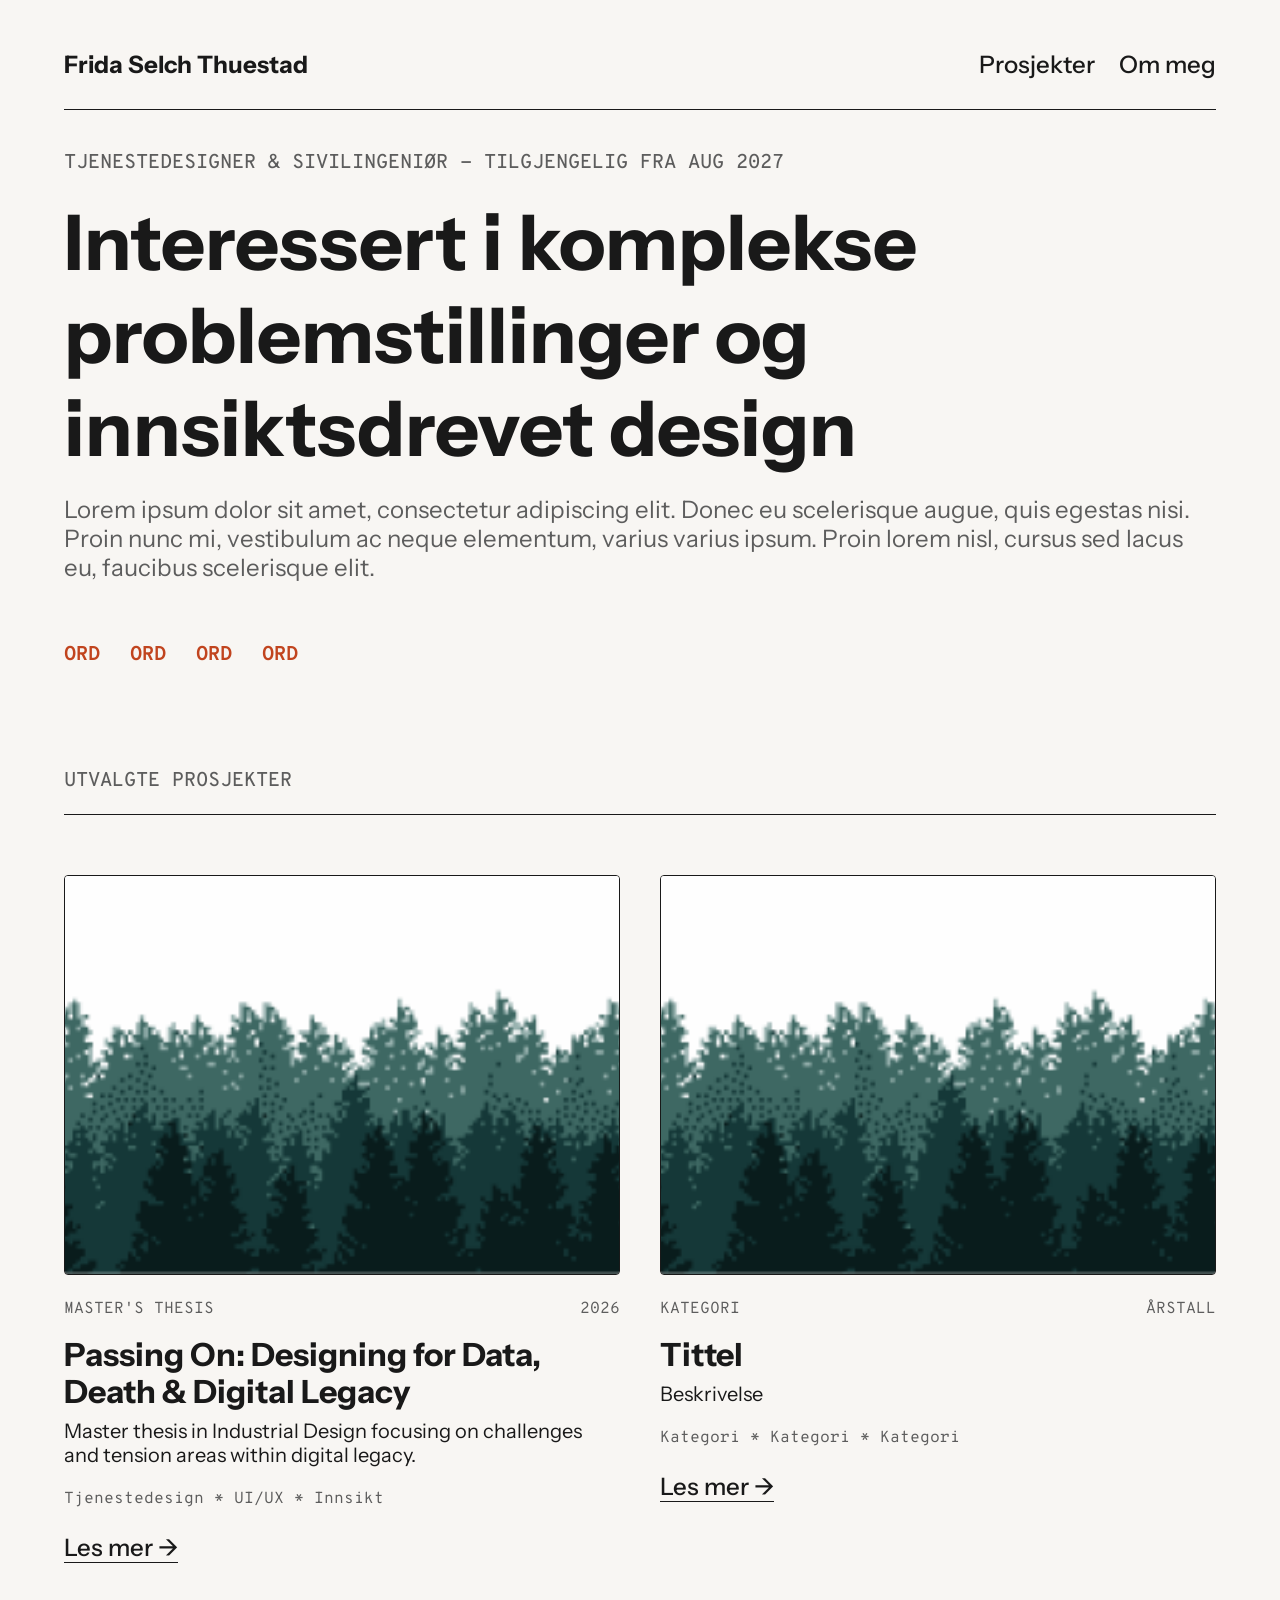
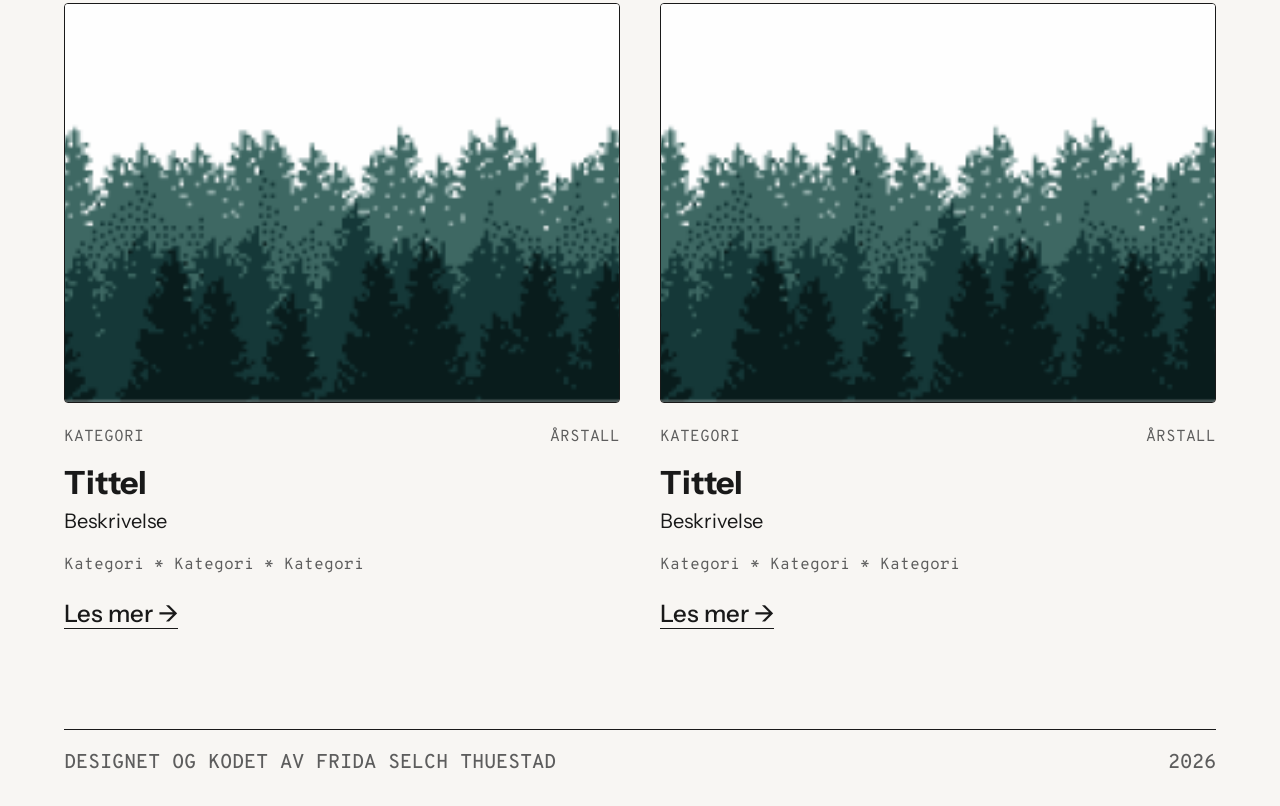
<file: index.html>
<head>
    <title>Frida Selch Thuestad</title>
    <link rel="stylesheet" href="/assets/styles/style.css">
</head>

<body>

    <div class="navBar">
        <div class="navBarFirst">
            <p>Frida Selch Thuestad</p>
        </div>
        <div class="navBarSecond">
            <a href="/index.html">Prosjekter</a>
            <a href="/aboutMe.html">Om meg</a>
        </div>
    </div>

    <div class="mainContainer">

        <div class="titleContainer">
            <h3>TJENESTEDESIGNER & SIVILINGENIØR - TILGJENGELIG FRA AUG 2027</h3> <!-- DESIGNER OG SIV.ING. MED MASTERGRAD I INDUSTRIELL DESIGN FRA NTNU -->
            <h1>Interessert i komplekse problemstillinger og innsiktsdrevet design</h1>
            <p>Lorem ipsum dolor sit amet, consectetur adipiscing elit. Donec eu scelerisque augue, quis egestas nisi. Proin nunc mi, vestibulum ac neque elementum, varius varius ipsum. Proin lorem nisl, cursus sed lacus eu, faucibus scelerisque elit. </p>
            <div class="wordWrapper">
                <h3>ORD</h3><h3>ORD</h3><h3>ORD</h3><h3>ORD</h3>
            </div>
        </div>

        <div class="projectsPreviewContainer">

            <div class="projectsPreviewTitle">
                <h3>UTVALGTE PROSJEKTER</h3>
                <!-- <a href="/projects.html">SE ALLE -></a> -->
            </div>

            <div class="projectsPreviewInner">

                <div class="projectCard">
                    <div class="projectCardImg">
                        <img src="/assets/img/Master.png">
                    </div>
                    <div class="projectCardBody">
                        <div class="projectCardCategories">
                            <div class="details">MASTER'S THESIS</div>
                            <div class="details">2026</div>
                        </div>
                        <div class="projectCardTitle">Passing On: Designing for Data, Death & Digital Legacy</div>
                        <div class="description">Master thesis in Industrial Design focusing on challenges and tension areas within digital legacy.</div>
                        <div class="details">Tjenestedesign * UI/UX * Innsikt</div>
                        <a href="/pages/master.html" class="lesMer">Les mer -></a>
                    </div>
                </div>

                <div class="projectCard">
                    <div class="projectCardImg">
                        <img src="/assets/img/Master.png">
                    </div>
                    <div class="projectCardBody">
                        <div class="projectCardCategories">
                            <div class="details">KATEGORI</div>
                            <div class="details">ÅRSTALL</div>
                        </div>
                        <div class="projectCardTitle">Tittel</div>
                        <div class="description">Beskrivelse</div>
                        <div class="details">Kategori * Kategori * Kategori</div>
                        <a href="/pages/master.html" class="lesMer">Les mer -></a>
                    </div>
                </div>

                                <div class="projectCard">
                    <div class="projectCardImg">
                        <img src="/assets/img/Master.png">
                    </div>
                    <div class="projectCardBody">
                        <div class="projectCardCategories">
                            <div class="details">KATEGORI</div>
                            <div class="details">ÅRSTALL</div>
                        </div>
                        <div class="projectCardTitle">Tittel</div>
                        <div class="description">Beskrivelse</div>
                        <div class="details">Kategori * Kategori * Kategori</div>
                        <a href="/pages/master.html" class="lesMer">Les mer -></a>
                    </div>
                </div>

                                <div class="projectCard">
                    <div class="projectCardImg">
                        <img src="/assets/img/Master.png">
                    </div>
                    <div class="projectCardBody">
                        <div class="projectCardCategories">
                            <div class="details">KATEGORI</div>
                            <div class="details">ÅRSTALL</div>
                        </div>
                        <div class="projectCardTitle">Tittel</div>
                        <div class="description">Beskrivelse</div>
                        <div class="details">Kategori * Kategori * Kategori</div>
                        <a href="/pages/master.html" class="lesMer">Les mer -></a>
                    </div>
                </div>

            </div>
        </div>

    </div>

    <footer>
        <div class="underline"></div>
        <div class="footerContainer">
            <h3>DESIGNET OG KODET AV FRIDA SELCH THUESTAD</h3>
            <h3>2026</h3>
        </div>
    </footer>

</body>
</file>
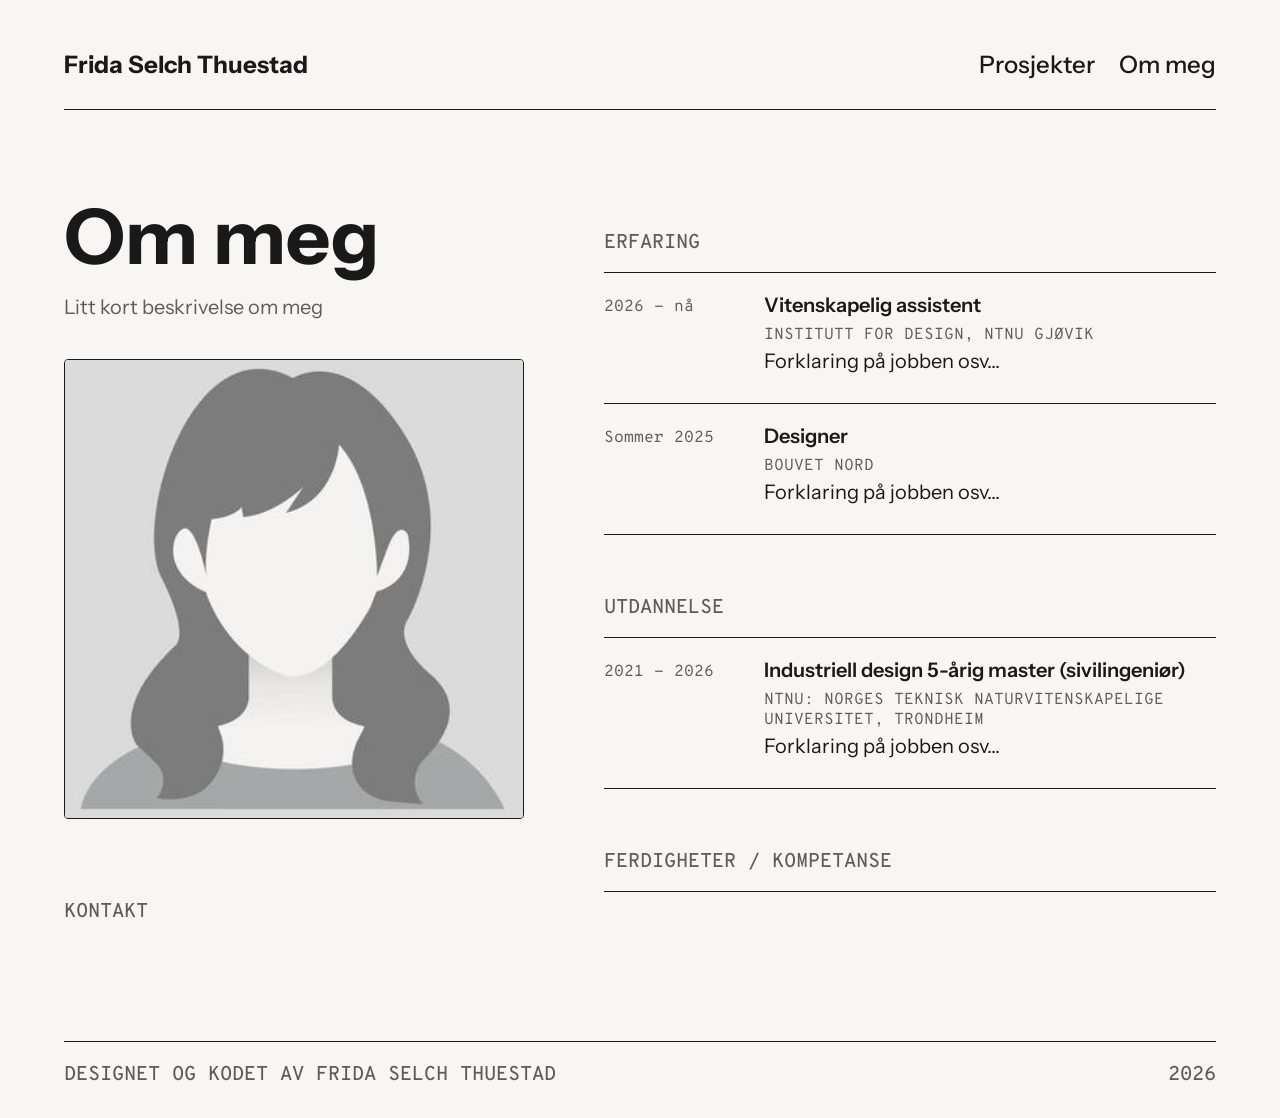
<file: aboutMe.html>
<head>
    <title>Frida Selch Thuestad</title>
    <link rel="stylesheet" href="/assets/styles/style.css">
</head>

<body>

    <div class="navBar">
        <div class="navBarFirst">
            <p>Frida Selch Thuestad</p>
        </div>
        <div class="navBarSecond">
            <a href="/index.html">Prosjekter</a>
            <a href="/aboutMe.html">Om meg</a>
        </div>
    </div>

    <div class="aboutContainer">

        <div class="aboutContainerFirst">
            <h1>Om meg</h1>
            <p>Litt kort beskrivelse om meg</p>
            <div class="aboutImg">
                <img src="/assets/img/placeholder-avatar-female-person-default-woman-avatar-image-gray-profile-anonymous-face-picture-illustration-isolated-on-white-vector.jpg">
            </div>

            <div class="aboutWrapper">
                <h3>KONTAKT</h3>
                <!-- <div class="underline"></div> -->
            </div>
            
        </div>

        <div class="aboutContainerSecond">

            <div class="aboutWrapper">
                <h3>ERFARING</h3>
                <div class="underline"></div>

                <div class="erfaringsKort">
                        <div class="details">2026 - nå</div> 
                    <div class="erfaringsKortBody">
                        <h4>Vitenskapelig assistent</h4>
                        <div class="details">INSTITUTT FOR DESIGN, NTNU GJØVIK</div>
                        <div class="description">Forklaring på jobben osv...</div>
                    </div>
                </div>

                <div class="erfaringsKort">
                        <div class="details">Sommer 2025</div> 
                    <div class="erfaringsKortBody">
                        <h4>Designer</h4>
                        <div class="details">BOUVET NORD</div>
                        <div class="description">Forklaring på jobben osv...</div>
                    </div>
                </div>
            </div>

            <div class="aboutWrapper">
                <h3>UTDANNELSE</h3>
                <div class="underline"></div>
                <div class="erfaringsKort">
                        <div class="details">2021 - 2026</div> 
                    <div class="erfaringsKortBody">
                        <h4>Industriell design 5-årig master (sivilingeniør)</h4>
                        <div class="details">NTNU: NORGES TEKNISK NATURVITENSKAPELIGE UNIVERSITET, TRONDHEIM</div>
                        <div class="description">Forklaring på jobben osv...</div>
                    </div>
                </div>
            </div>

            <div class="aboutWrapper">
                <h3>FERDIGHETER / KOMPETANSE</h3>
                <div class="underline"></div>
            </div>
        </div>
    </div>

    <footer>
        <div class="underline"></div>
        <div class="footerContainer">
            <h3>DESIGNET OG KODET AV FRIDA SELCH THUESTAD</h3>
            <h3>2026</h3>
        </div>
    </footer>

</body>
</file>
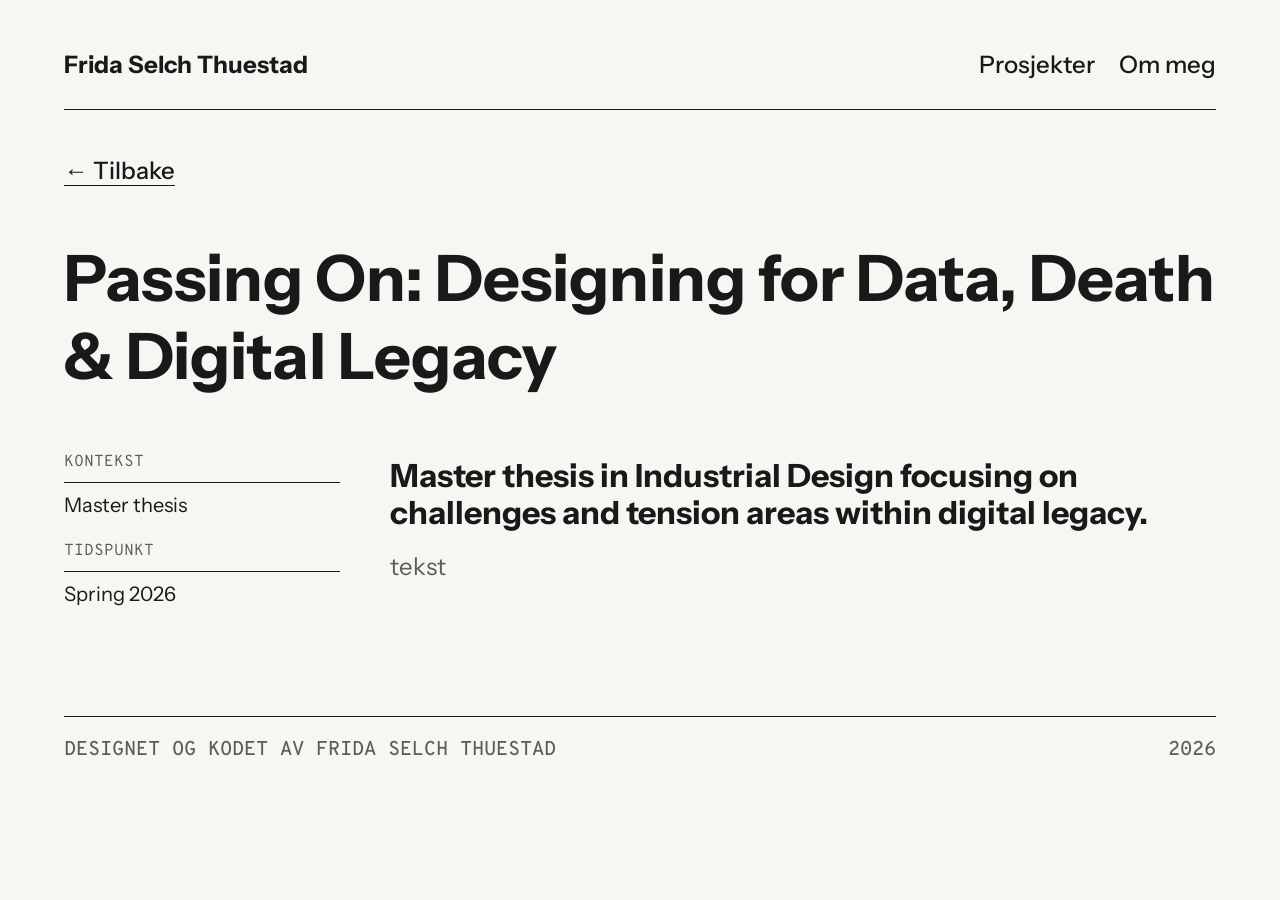
<file: pages/master.html>
<head>
    <title>Frida Selch Thuestad</title>
    <link rel="stylesheet" href="/assets/styles/style.css">
</head>

<body>
    <div class="navBar">
        <div class="navBarFirst">
            <p>Frida Selch Thuestad</p>
        </div>
        <div class="navBarSecond">
            <a href="/index.html">Prosjekter</a>
            <a href="/aboutMe.html">Om meg</a>
        </div>
    </div>

    <div class="tilbakeWrapper">
        <a href="/index.html" class="lesMer"> ← Tilbake </a>
    </div>

    <div class="prosjektsideBody">
        <h2>Passing On: Designing for Data, Death & Digital Legacy</h2>
        <div class="prosjektsideImgContainer">
            <img>
        </div>
        <div class="prosjektsideBodyInner">
            <div class="prosjektsideBodyInnerFirst">
                <div class="details">KONTEKST</div>
                <div class="underline"></div>
                <div class="description">Master thesis</div>
                <div class="details">TIDSPUNKT</div>
                <div class="underline"></div>
                <div class="description">Spring 2026</div>
            </div>
            <div class="prosjektsideBodyInnerSecond">
                <div class="projectCardTitle">Master thesis in Industrial Design focusing on challenges and tension areas within digital legacy.</div>
                <p>tekst</p>
            </div>
        </div>
    </div>

    <footer>
        <div class="underline"></div>
        <div class="footerContainer">
            <h3>DESIGNET OG KODET AV FRIDA SELCH THUESTAD</h3>
            <h3>2026</h3>
        </div>
    </footer>

</body>
</file>
<file: assets/styles/style.css>
/*FRAMSIDE*/

.titleContainer {
    display: flex;
    flex-direction: column;
    margin-top: 40px;
    margin-bottom: 100px;
    gap: 20px;
}

.wordWrapper{
    display: flex;
    flex-direction: row;
    margin-top: 40px;
    gap: 30px;
}

.wordWrapper h3{
    color: var(--color-accent);
    font-weight: 800;
}

.projectsPreviewContainer{
    display: flex;
    flex-direction: column;
    gap: 40px;
}

.projectsPreviewTitle{
    display: flex;
    justify-content: space-between;
    border-bottom:var(--color-ink) 0.5px solid;
    width: 100%;
    margin-bottom: 20px;
    align-items: center;
    padding-bottom: 20px;
}

.projectsPreviewTitle a {
    font-family: "Overpass Mono", monospace;
    font-style: normal;
    color: var(--color-mute);
    font-size: 20px;
    font-weight: 500;
    text-decoration: none;
    cursor: pointer;
}

.projectsPreviewTitle a:hover {
    /* opacity: 0.6; */
    text-decoration: underline;
}

.projectsPreviewInner{
    display: grid;
    grid-template-columns: repeat(2, 1fr);
    gap: 40px;
    flex-wrap: wrap;
}

.projectCard{
    display: flex;
    flex-direction: column;
    flex: 1 1 320px;
    /* border:1px rgb(8, 0, 126) solid; */
    overflow: hidden;
    
    text-decoration: none;
    color: inherit;
    transition: border-color 0.2s ease, transform 0.2s ease;
}

.projectCardImg{
    width: 100%;
    height: 400px;
    overflow: hidden;
    border: 1px solid var(--color-ink); /* border here instead */
    border-radius: 4px;
    box-sizing: border-box;
}

.projectCardImg img{
    width: 100%;
    height: 100%;
    object-fit: cover;
    display: block;
}

.projectCardBody {
    display: flex;
    flex-direction: column;
    gap: 8px;
    justify-content: space-between;
}

.projectCardCategories{
    margin-top: 20px;
    display: flex;
    flex-direction: row;
    justify-content: space-between;
}

.projectCardTitle{
    color: var(--color-ink);
    font-family: "Instrument Sans", sans-serif;
    font-size: 32px;
    /* font-size: clamp(15px, 1.4vw, 20px); */
    font-style: normal;
    font-weight: 700;
    margin-top: 10px;
    line-height: 1.15;
}

/*PROSJEKTSIDE*/

.tilbakeWrapper{
    margin-top: 30px;
}

.prosjektsideBody{
    display: flex;
    flex-direction: column;

    width: 100%;
}

.prosjektsideBodyInner{
    display: grid;
    grid-template-columns: 1fr 3fr;
    gap: 50px;
}

.prosjektsideBodyInnerFirst{
    display: flex;
    flex-direction: column;
    gap: 10px;
}

.prosjektsideBodyInnerSecond{
    display: flex;
    flex-direction: column;
    gap: 20px;
}

/*OM MEG*/


.aboutContainer{
    display: flex;
    justify-content: space-between;
    flex-direction: row;
    align-items: flex-start;
    margin-top: 80px;
    gap: 80px;
}

.aboutContainerFirst{
    flex: 1 1 380px;
    max-width: 460px;
}

.aboutContainerFirst h1{
    margin-bottom: 12px;
}

.aboutContainerFirst p{
    font-size: 20px;
    margin-bottom: 40px;
}

.aboutContainerSecond{
    margin-top: 40px;
    display: flex;
    flex-direction: column;
}

.aboutImg{
    width: 100%;
    aspect-ratio: 1 / 1;
    overflow: hidden;
    border: 1px solid var(--color-ink);
    border-radius: 4px;
    box-sizing: border-box;
    margin-bottom: 80px;
}

.aboutImg img{
    width: 100%;
    height: 100%;
    object-fit: cover;
    display: block;
}

.aboutContainerSecond{
    flex: 1 1 480px;
    display: flex;
    flex-direction: column;
    gap: 60px;
}

.aboutWrapper h3{
    margin-bottom: 16px;
}

.erfaringsKort{
    display: grid;
    grid-template-columns: 140px 1fr;
    gap: 20px;
    padding: 20px 0;
    border-bottom: 1px solid var(--color-ink);
}

.erfaringsKort:first-of-type{
    border-top: 1px solid var(--color-ink);
}

.erfaringsKortBody{
    display: flex;
    flex-direction: column;
    gap: 4px;
}

/*PROSJEKTER*/

.prosjekterHeader{
    margin-top: 40px;
    margin-bottom: 40px;
}

.prosjekterHeader h1{
    margin-bottom: 32px;
}

.filterRow{
    display: flex;
    flex-wrap: wrap;
    gap: 12px;
}

.filterChip{
    font-family: "Instrument Sans", sans-serif;
    font-size: 16px;
    font-weight: 500;
    color: var(--color-ink);
    background: transparent;
    border: 1px solid var(--color-ink);
    border-radius: 6px;
    padding: 8px 18px;
    cursor: pointer;
    transition: background-color 0.2s ease, color 0.2s ease;
}

.filterChip:hover{
    background-color: var(--color-ink);
    color: var(--color-bg);
}

.filterChip.active{
    background-color: var(--color-ink);
    color: var(--color-bg);
}

.projectsGrid{
    display: grid;
    grid-template-columns: repeat(auto-fit, minmax(400px, 1fr));
    gap: 40px 48px;
    margin-bottom: 100px;
}

.projectCardMeta{
    display: flex;
    justify-content: space-between;
    font-family: "Overpass Mono", monospace;
    font-size: 13px;
    letter-spacing: 0.03em;
    color: var(--color-mute);
    margin-top: 16px;
    margin-bottom: 12px;
}

.lesMer{
    font-family: "Instrument Sans", sans-serif;
    font-size: 24px;
    color: var(--color-ink);
    font-weight: 500;
    text-decoration: none;
    border-bottom: 1px solid var(--color-ink);
    display: inline-block;
    width: fit-content;
    margin-top: 16px;
    transition: opacity 0.2s ease;
}

.lesMer:hover{
    opacity: 0.6;
}

/* GENERELLE */

body{
    background-color: var(--color-bg);
    max-width: 1600px;
    margin: 0 auto;
    padding: 0 clamp(24px, 5vw, 80px);
    box-sizing: border-box;

    min-height: 100vh;
    display: flex;
    flex-direction: column;
}

.navBar{
    display: flex;
    justify-content: space-between;
    align-items: center;
    border-bottom: var(--color-ink) 0.5px solid;
    width: 100%;
    padding-bottom: 30px;
    padding-top: 50px;
}

.navBar a {
    font-family: "Instrument Sans", sans-serif;
    font-style: normal;
    font-size: 24px;
    color: var(--color-ink);
    text-decoration: none;
    cursor: pointer;
}

.navBar p {
    font-family: "Instrument Sans", sans-serif;
    font-style: normal;
    font-size: 24px;
    color: var(--color-ink);
    font-weight: 800;
}

.navBarSecond{
    display: flex;
    align-items: center;
    gap: 24px;
}

.navBarSecond a{
    font-weight: 500;
}

.navBar a:hover{
    opacity: 0.6;
}

.description{
    color: var(--color-ink);
    font-family: "Instrument Sans", sans-serif;
    font-size: 20px;
    font-style: normal;
    font-weight: 400;
    margin-bottom: 10px;
}

.details{
    color: var(--color-mute);
    font-family: "Overpass Mono", monospace;
    font-size: 16px;
    font-style: normal;
    font-weight: 400;
    line-height: normal;
    margin-top: 4px;
}

footer{
    margin-top: 100px;
    width: 100%;
    display: flex;
    flex-direction: column;
}

.footerContainer{
    display: flex;
    justify-content: space-between;
    margin-top: 20px;
    margin-bottom: 30px;
}

h1 {
    font-family: "Instrument Sans", sans-serif;
    font-style: normal;
    font-weight: 800;
    font-size: clamp(48px, 6vw, 96px);
    color: var(--color-ink);
    margin: 0;
}

h2{
    color: var(--color-ink);

    font-family: "Instrument Sans";
    font-size: 64px;
    font-style: normal;
    font-weight: 700;
    line-height: normal;
}

h3{
    font-family: "Overpass Mono", monospace;
    font-style: normal;
    color: var(--color-mute);
    font-size: 20px;
    font-weight: 500;
    margin: 0;
}

h4{
    color: var(--color-ink);
    font-family: "Instrument Sans";
    font-size: 20px;
    font-style: normal;
    font-weight: 600;
    line-height: normal;
    margin: 0;
    }

p{
    font-family: "Instrument Sans", sans-serif;
    font-style: normal;
    color: var(--color-mute);
    font-size: 24px;
    font-weight: 400;
    margin: 0;
}

.underline {
    border-bottom:var(--color-ink) 0.5px solid;
    width: 100%;
}

:root {
    --color-ink: #191919;
    --color-bg: #F8F6F3;
    --color-mute: #5D5D5D;
    --color-accent: #c1441e;
}

/* instrument-sans-regular - latin */
@font-face {
  font-display: swap; /* Check https://developer.mozilla.org/en-US/docs/Web/CSS/@font-face/font-display for other options. */
  font-family: 'Instrument Sans';
  font-style: normal;
  font-weight: 400;
  src: url('../fonts/instrument-sans-v4-latin-regular.woff2') format('woff2'); /* Chrome 36+, Opera 23+, Firefox 39+, Safari 12+, iOS 10+ */
}

/* instrument-sans-italic - latin */
@font-face {
  font-display: swap; /* Check https://developer.mozilla.org/en-US/docs/Web/CSS/@font-face/font-display for other options. */
  font-family: 'Instrument Sans';
  font-style: italic;
  font-weight: 400;
  src: url('../fonts/instrument-sans-v4-latin-italic.woff2') format('woff2'); /* Chrome 36+, Opera 23+, Firefox 39+, Safari 12+, iOS 10+ */
}

/* instrument-sans-500 - latin */
@font-face {
  font-display: swap; /* Check https://developer.mozilla.org/en-US/docs/Web/CSS/@font-face/font-display for other options. */
  font-family: 'Instrument Sans';
  font-style: normal;
  font-weight: 500;
  src: url('../fonts/instrument-sans-v4-latin-500.woff2') format('woff2'); /* Chrome 36+, Opera 23+, Firefox 39+, Safari 12+, iOS 10+ */
}

/* instrument-sans-500italic - latin */
@font-face {
  font-display: swap; /* Check https://developer.mozilla.org/en-US/docs/Web/CSS/@font-face/font-display for other options. */
  font-family: 'Instrument Sans';
  font-style: italic;
  font-weight: 500;
  src: url('../fonts/instrument-sans-v4-latin-500italic.woff2') format('woff2'); /* Chrome 36+, Opera 23+, Firefox 39+, Safari 12+, iOS 10+ */
}

/* instrument-sans-600 - latin */
@font-face {
  font-display: swap; /* Check https://developer.mozilla.org/en-US/docs/Web/CSS/@font-face/font-display for other options. */
  font-family: 'Instrument Sans';
  font-style: normal;
  font-weight: 600;
  src: url('../fonts/instrument-sans-v4-latin-600.woff2') format('woff2'); /* Chrome 36+, Opera 23+, Firefox 39+, Safari 12+, iOS 10+ */
}

/* instrument-sans-600italic - latin */
@font-face {
  font-display: swap; /* Check https://developer.mozilla.org/en-US/docs/Web/CSS/@font-face/font-display for other options. */
  font-family: 'Instrument Sans';
  font-style: italic;
  font-weight: 600;
  src: url('../fonts/instrument-sans-v4-latin-600italic.woff2') format('woff2'); /* Chrome 36+, Opera 23+, Firefox 39+, Safari 12+, iOS 10+ */
}

/* instrument-sans-700 - latin */
@font-face {
  font-display: swap; /* Check https://developer.mozilla.org/en-US/docs/Web/CSS/@font-face/font-display for other options. */
  font-family: 'Instrument Sans';
  font-style: normal;
  font-weight: 700;
  src: url('../fonts/instrument-sans-v4-latin-700.woff2') format('woff2'); /* Chrome 36+, Opera 23+, Firefox 39+, Safari 12+, iOS 10+ */
}

/* instrument-sans-700italic - latin */
@font-face {
  font-display: swap; /* Check https://developer.mozilla.org/en-US/docs/Web/CSS/@font-face/font-display for other options. */
  font-family: 'Instrument Sans';
  font-style: italic;
  font-weight: 700;
  src: url('../fonts/instrument-sans-v4-latin-700italic.woff2') format('woff2'); /* Chrome 36+, Opera 23+, Firefox 39+, Safari 12+, iOS 10+ */
}


/* overpass-mono-300 - latin */
@font-face {
  font-display: swap; /* Check https://developer.mozilla.org/en-US/docs/Web/CSS/@font-face/font-display for other options. */
  font-family: 'Overpass Mono';
  font-style: normal;
  font-weight: 300;
  src: url('../fonts/overpass-mono-v21-latin-300.woff2') format('woff2'); /* Chrome 36+, Opera 23+, Firefox 39+, Safari 12+, iOS 10+ */
}

/* overpass-mono-regular - latin */
@font-face {
  font-display: swap; /* Check https://developer.mozilla.org/en-US/docs/Web/CSS/@font-face/font-display for other options. */
  font-family: 'Overpass Mono';
  font-style: normal;
  font-weight: 400;
  src: url('../fonts/overpass-mono-v21-latin-regular.woff2') format('woff2'); /* Chrome 36+, Opera 23+, Firefox 39+, Safari 12+, iOS 10+ */
}

/* overpass-mono-500 - latin */
@font-face {
  font-display: swap; /* Check https://developer.mozilla.org/en-US/docs/Web/CSS/@font-face/font-display for other options. */
  font-family: 'Overpass Mono';
  font-style: normal;
  font-weight: 500;
  src: url('../fonts/overpass-mono-v21-latin-500.woff2') format('woff2'); /* Chrome 36+, Opera 23+, Firefox 39+, Safari 12+, iOS 10+ */
}

/* overpass-mono-600 - latin */
@font-face {
  font-display: swap; /* Check https://developer.mozilla.org/en-US/docs/Web/CSS/@font-face/font-display for other options. */
  font-family: 'Overpass Mono';
  font-style: normal;
  font-weight: 600;
  src: url('../fonts/overpass-mono-v21-latin-600.woff2') format('woff2'); /* Chrome 36+, Opera 23+, Firefox 39+, Safari 12+, iOS 10+ */
}

/* overpass-mono-700 - latin */
@font-face {
  font-display: swap; /* Check https://developer.mozilla.org/en-US/docs/Web/CSS/@font-face/font-display for other options. */
  font-family: 'Overpass Mono';
  font-style: normal;
  font-weight: 700;
  src: url('../fonts/overpass-mono-v21-latin-700.woff2') format('woff2'); /* Chrome 36+, Opera 23+, Firefox 39+, Safari 12+, iOS 10+ */
}
</file>
